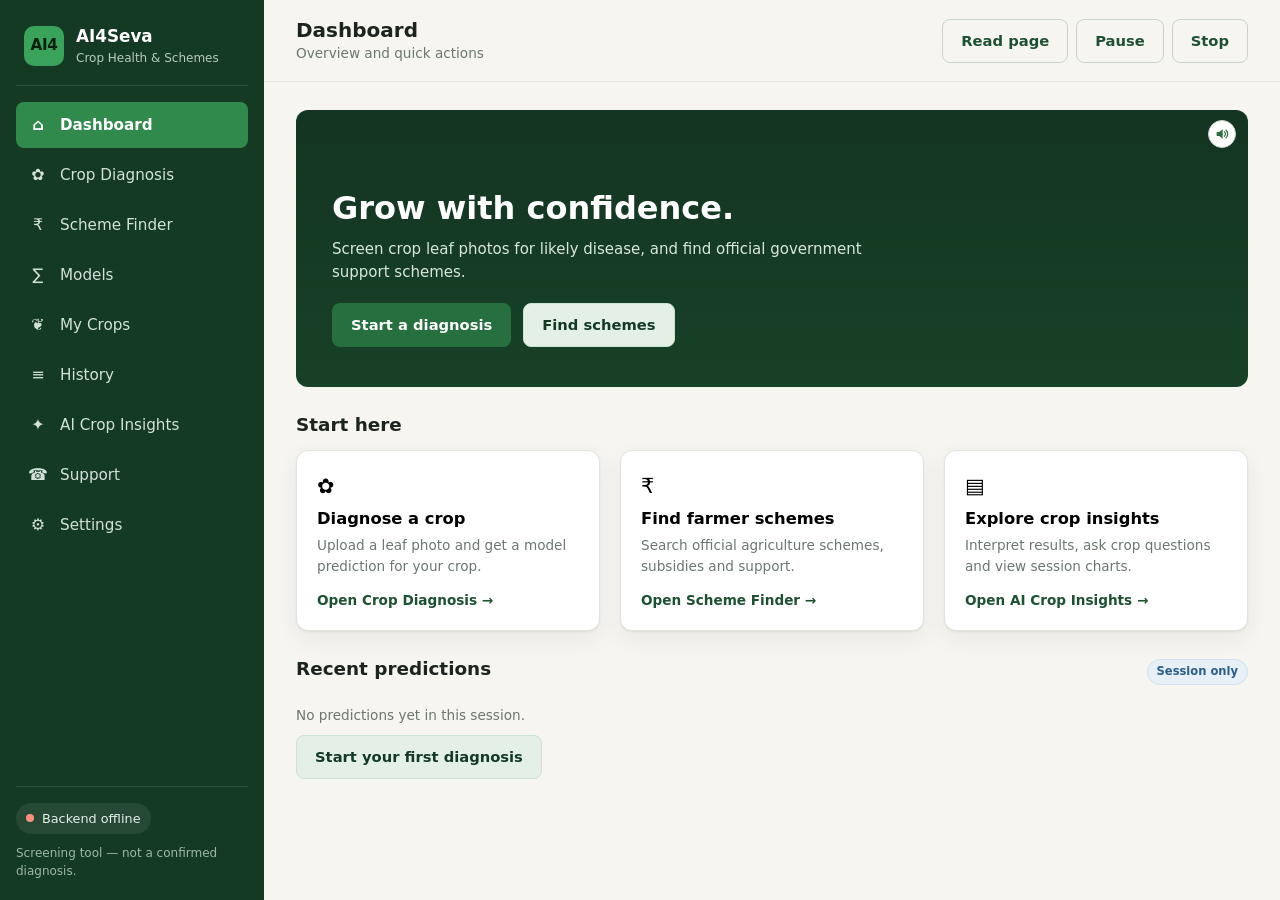
<file: frontend_app/index.html>
<!DOCTYPE html>
<html lang="en">
<head>
  <meta charset="UTF-8" />
  <meta name="viewport" content="width=device-width, initial-scale=1.0" />
  <title>AI4Seva — Crop Health &amp; Farmer Schemes</title>
  <meta name="description" content="AI4Seva frontend: crop leaf disease screening and farmer scheme finder." />
  <link rel="stylesheet" href="styles.css" />
</head>
<body>
  <a class="skip-link" href="#main-content">Skip to main content</a>

  <div class="app-shell" id="appShell">
    <aside class="sidebar" id="sidebar" aria-label="Primary navigation">
      <div class="sidebar__brand">
        <span class="brand__mark" aria-hidden="true">AI4</span>
        <span class="brand__text">
          <strong>AI4Seva</strong>
          <small>Crop Health &amp; Schemes</small>
        </span>
      </div>

      <nav class="sidebar__nav" aria-label="Sections">
        <button class="nav-item is-active" type="button" data-view="dashboard" aria-current="page">
          <span class="nav-item__icon" aria-hidden="true">⌂</span><span>Dashboard</span>
        </button>
        <button class="nav-item" type="button" data-view="diagnosis">
          <span class="nav-item__icon" aria-hidden="true">✿</span><span>Crop Diagnosis</span>
        </button>
        <button class="nav-item" type="button" data-view="schemes">
          <span class="nav-item__icon" aria-hidden="true">₹</span><span>Scheme Finder</span>
        </button>
        <button class="nav-item" type="button" data-view="models">
          <span class="nav-item__icon" aria-hidden="true">∑</span><span>Models</span>
        </button>
        <button class="nav-item" type="button" data-view="crops">
          <span class="nav-item__icon" aria-hidden="true">❦</span><span>My Crops</span>
        </button>
        <button class="nav-item" type="button" data-view="history">
          <span class="nav-item__icon" aria-hidden="true">≡</span><span>History</span>
        </button>
        <button class="nav-item" type="button" data-view="insights">
          <span class="nav-item__icon" aria-hidden="true">✦</span><span>AI Crop Insights</span>
        </button>
        <button class="nav-item" type="button" data-view="support">
          <span class="nav-item__icon" aria-hidden="true">☎</span><span>Support</span>
        </button>
        <button class="nav-item" type="button" data-view="settings">
          <span class="nav-item__icon" aria-hidden="true">⚙</span><span>Settings</span>
        </button>
      </nav>

      <div class="sidebar__footer">
        <div class="status-pill" id="healthPill" role="status" aria-live="polite">
          <span class="status-dot" aria-hidden="true"></span>
          <span class="status-text" id="healthText">Checking backend…</span>
        </div>
        <p class="sidebar__note">Screening tool — not a confirmed diagnosis.</p>
      </div>
    </aside>

    <div class="overlay" id="overlay" hidden></div>

    <div class="content">
      <header class="topbar">
        <button class="menu-btn" id="menuToggle" type="button" aria-controls="sidebar" aria-expanded="false" aria-label="Open navigation menu">
          <span aria-hidden="true">☰</span>
        </button>
        <div class="topbar__title">
          <h1 id="viewTitle">Dashboard</h1>
          <p id="viewSubtitle">Overview and quick actions</p>
        </div>
        <div class="topbar__voice">
          <span class="tts-status" id="ttsStatus" role="status" aria-live="polite" hidden></span>
          <button class="btn btn-ghost" id="readPageBtn" type="button" title="Read all visible content in the current view aloud using the browser voice">Read page</button>
          <button class="btn btn-ghost" id="ttsPauseBtn" type="button" hidden>Pause</button>
          <button class="btn btn-ghost" id="ttsStopBtn" type="button" hidden>Stop</button>
        </div>
      </header>

      <main class="main" id="main-content">

        <!-- DASHBOARD -->
        <section class="view is-active" id="view-dashboard" aria-labelledby="viewTitle">
          <div class="hero">
            <div class="hero__inner">
              <h2>Grow with confidence.</h2>
              <p>Screen crop leaf photos for likely disease, and find official government support schemes.</p>
              <div class="hero__actions">
                <button class="btn btn-primary" type="button" data-goto="diagnosis">Start a diagnosis</button>
                <button class="btn btn-secondary" type="button" data-goto="schemes">Find schemes</button>
              </div>
            </div>
          </div>

          <div class="section-head">
            <h3>Start here</h3>
          </div>
          <div class="grid grid-3">
            <button class="action-card" type="button" data-goto="diagnosis">
              <span class="action-card__icon" aria-hidden="true">✿</span>
              <span class="action-card__label">Diagnose a crop</span>
              <span class="action-card__desc">Upload a leaf photo and get a model prediction for your crop.</span>
              <span class="action-card__cta">Open Crop Diagnosis <span aria-hidden="true">→</span></span>
            </button>
            <button class="action-card" type="button" data-goto="schemes">
              <span class="action-card__icon" aria-hidden="true">₹</span>
              <span class="action-card__label">Find farmer schemes</span>
              <span class="action-card__desc">Search official agriculture schemes, subsidies and support.</span>
              <span class="action-card__cta">Open Scheme Finder <span aria-hidden="true">→</span></span>
            </button>
            <button class="action-card" type="button" data-goto="insights">
              <span class="action-card__icon" aria-hidden="true">▤</span>
              <span class="action-card__label">Explore crop insights</span>
              <span class="action-card__desc">Interpret results, ask crop questions and view session charts.</span>
              <span class="action-card__cta">Open AI Crop Insights <span aria-hidden="true">→</span></span>
            </button>
          </div>

          <div class="section-head">
            <h3>Recent predictions</h3>
            <span class="badge badge-local">Session only</span>
          </div>
          <div id="dashRecentSummary" class="stack"></div>
        </section>

        <!-- DIAGNOSIS -->
        <section class="view" id="view-diagnosis" aria-labelledby="viewTitle" hidden>
          <div class="grid grid-2 grid--form">
            <article class="card">
              <h3 class="card__title">Upload a leaf photo</h3>
              <p class="muted-sm">Use a clear, well-lit photo of a single leaf. The backend validates the image.</p>

              <form id="diagnosisForm" novalidate>
                <div class="field">
                  <label for="diagnosisCrop">Crop</label>
                  <select id="diagnosisCrop" name="crop" required>
                    <option value="">Select a crop…</option>
                  </select>
                </div>

                <div class="field">
                  <span class="field__label" id="leafInputLabel">Leaf image</span>
                  <div class="capture-actions" role="group" aria-labelledby="leafInputLabel">
                    <button class="btn btn-secondary" id="takePhotoBtn" type="button" title="Open the device camera to take a new photo">Take a photo</button>
                    <button class="btn btn-secondary" id="uploadPhotoBtn" type="button" title="Choose an existing image file">Upload an image</button>
                  </div>
                  <input id="leafCamera" name="fileCamera" type="file" accept="image/*" capture="environment" hidden />
                  <input id="leafUpload" name="file" type="file" accept="image/jpeg,image/png,image/bmp,image/webp,image/tiff" hidden />
                  <p class="field__hint">Opening the camera depends on your device and browser; on desktop use “Upload an image”. JPEG, PNG, BMP, WEBP or TIFF. Maximum 8 MB.</p>
                </div>

                <div class="preview" id="previewWrap" hidden>
                  <img id="previewImg" class="preview__img" alt="Preview of the selected leaf photo" />
                  <div class="preview__meta" id="previewMeta"></div>
                </div>

                <div class="form-status" id="diagnosisStatus" role="status" aria-live="polite" hidden></div>

                <div class="form-actions">
                  <button class="btn btn-primary" id="analyzeBtn" type="submit">Analyze leaf</button>
                  <button class="btn btn-ghost" id="resetDiagnosisBtn" type="button" hidden>Analyze another</button>
                </div>
              </form>
            </article>

            <article class="card" id="resultCard">
              <h3 class="card__title">Prediction</h3>
              <div id="resultEmpty" class="empty-state">
                <p>No prediction yet.</p>
                <p class="muted-sm">Select a crop and an image, then choose “Analyze leaf”.</p>
              </div>
              <div id="resultBody" hidden></div>
            </article>
          </div>

          <article class="card card--spaced">
            <h3 class="card__title">Voice note transcription <span class="badge badge-aux">Backend</span></h3>
            <p class="muted-sm">Record a short voice note, or upload an audio clip, and read it back as text. Microphone access is requested only when you press Record. Transcription uses the backend's Whisper model; the optional language is a hint and support depends on that model.</p>

            <div class="grid grid-2">
              <div class="field">
                <label for="transcribeLanguage">Language hint (optional)</label>
                <select id="transcribeLanguage">
                  <option value="">Auto-detect</option>
                  <option value="en">English (en)</option>
                  <option value="hi">Hindi (hi)</option>
                  <option value="bn">Bengali (bn)</option>
                  <option value="ta">Tamil (ta)</option>
                  <option value="te">Telugu (te)</option>
                  <option value="mr">Marathi (mr)</option>
                  <option value="ml">Malayalam (ml)</option>
                  <option value="gu">Gujarati (gu)</option>
                </select>
              </div>
              <div class="field">
                <label for="transcribeFile">Audio file (alternative to mic)</label>
                <input id="transcribeFile" type="file" accept="audio/*,video/mp4,video/webm" />
                <p class="field__hint">wav, mp3, m4a, ogg, webm, flac. Maximum 25 MB.</p>
              </div>
            </div>

            <div class="form-actions">
              <button class="btn btn-secondary" id="recordBtn" type="button">Record</button>
              <button class="btn btn-ghost" id="stopRecordBtn" type="button" hidden>Stop &amp; transcribe</button>
            </div>
            <div class="form-status" id="transcribeStatus" role="status" aria-live="polite" hidden></div>
            <div class="transcript" id="transcriptOut" hidden></div>
          </article>
        </section>

        <!-- SCHEMES -->
        <section class="view" id="view-schemes" aria-labelledby="viewTitle" hidden>
          <article class="card">
            <h3 class="card__title">Farmer scheme finder</h3>
            <p class="muted-sm">Search official agriculture schemes and resources. A verified domain does <strong>not</strong> confirm eligibility or that a scheme is currently open.</p>

            <form id="schemeForm" class="scheme-form" novalidate>
              <div class="grid grid-2">
                <div class="field field--full">
                  <span class="field__label" id="schemeModeLabel">Search mode</span>
                  <div class="segmented" role="radiogroup" aria-labelledby="schemeModeLabel">
                    <label class="segmented__option">
                      <input type="radio" name="schemeMode" id="schemeModeTopic" value="topic" checked />
                      <span>Choose a topic</span>
                    </label>
                    <label class="segmented__option">
                      <input type="radio" name="schemeMode" id="schemeModeCustom" value="custom" />
                      <span>Write your own</span>
                    </label>
                  </div>
                </div>
                <div class="field" id="schemeTopicField">
                  <label for="schemeTopic">Topic</label>
                  <select id="schemeTopic" name="topic">
                    <option value="seed subsidy">Seed subsidy</option>
                    <option value="fertilizer support">Fertilizer support</option>
                    <option value="crop insurance">Crop insurance</option>
                    <option value="agricultural credit">Agricultural credit</option>
                    <option value="irrigation support">Irrigation support</option>
                    <option value="farm machinery">Farm machinery</option>
                    <option value="market support">Market support</option>
                    <option value="farmer training">Training</option>
                    <option value="pest and disease support">Pest and disease support</option>
                  </select>
                  <p class="field__hint">Ready-made search phrases — not confirmed or currently active schemes.</p>
                </div>
                <div class="field" id="schemeQueryField" hidden>
                  <label for="schemeQuery">Search text (optional)</label>
                  <input id="schemeQuery" name="q" type="text" placeholder="e.g. seed subsidy" autocomplete="off" />
                </div>
                <div class="field">
                  <label for="schemeCrop">Crop (optional)</label>
                  <select id="schemeCrop" name="crop">
                    <option value="">Any crop</option>
                  </select>
                </div>
                <div class="field">
                  <label for="schemeNeed">Support need (optional)</label>
                  <select id="schemeNeed" name="need">
                    <option value="">Any need</option>
                    <option value="seeds">Seeds</option>
                    <option value="fertilizer">Fertilizer</option>
                    <option value="credit">Credit / loan</option>
                    <option value="insurance">Insurance</option>
                    <option value="irrigation">Irrigation</option>
                    <option value="machinery">Machinery</option>
                    <option value="market">Market access</option>
                    <option value="training">Training</option>
                    <option value="pest_disease">Pest / disease support</option>
                    <option value="general">General farmer welfare</option>
                  </select>
                </div>
                <div class="field">
                  <label for="schemeDistrict">District (optional)</label>
                  <input id="schemeDistrict" name="district" type="text" placeholder="e.g. Imphal West" autocomplete="off" />
                </div>
                <div class="field">
                  <label for="schemeLimit">Max results</label>
                  <select id="schemeLimit" name="limit">
                    <option value="5" selected>5</option>
                    <option value="10">10</option>
                    <option value="15">15</option>
                    <option value="20">20</option>
                  </select>
                </div>
                <div class="field">
                  <label for="schemeLanguage">Language (optional)</label>
                  <select id="schemeLanguage" name="language">
                    <option value="">Default (en)</option>
                    <option value="en">English (en)</option>
                    <option value="hi">Hindi (hi)</option>
                    <option value="bn">Bengali (bn)</option>
                    <option value="ta">Tamil (ta)</option>
                    <option value="te">Telugu (te)</option>
                    <option value="mr">Marathi (mr)</option>
                  </select>
                  <p class="field__hint">Recorded with the query; results are not translated.</p>
                </div>
              </div>
              <div class="form-actions">
                <button class="btn btn-primary" id="schemeSearchBtn" type="submit">Search schemes</button>
                <button class="btn btn-ghost" id="schemeClearBtn" type="button">Clear</button>
              </div>
            </form>
          </article>

          <div class="section-head">
            <h3>Results</h3>
            <span class="muted-sm" id="schemeRetrieved"></span>
          </div>
          <p class="muted-sm" id="schemeSummary" hidden></p>
          <div class="form-status" id="schemeStatus" role="status" aria-live="polite" hidden></div>
          <div id="schemeResults" class="stack"></div>
        </section>

        <!-- MODELS -->
        <section class="view" id="view-models" aria-labelledby="viewTitle" hidden>
          <article class="card">
            <div class="card__head">
              <h3 class="card__title">Model dashboard</h3>
              <button class="btn btn-ghost" id="reloadModelsBtn" type="button">Reload</button>
            </div>
            <p class="muted-sm">Capabilities and evaluation metrics reported by the backend. Baseline metrics are <strong>provider-reported</strong> and fine-tuned metrics are <strong>training-reported</strong> — neither is reproduced locally. Panels are shown for inspection; values from different models are <strong>not</strong> a head-to-head ranking.</p>
            <div class="form-status" id="modelsStatus" role="status" aria-live="polite" hidden></div>
            <div id="modelsList" class="stack"></div>
          </article>

          <article class="card card--spaced">
            <h3 class="card__title">Class sets by crop</h3>
            <p class="muted-sm">Baseline and fine-tuned models can use different class sets. A live side-by-side prediction is only meaningful when the class sets align.</p>
            <div class="field">
              <label for="comparisonCrop">Crop</label>
              <select id="comparisonCrop">
                <option value="">Select a crop…</option>
              </select>
            </div>
            <div class="form-status" id="comparisonStatus" role="status" aria-live="polite" hidden></div>
            <div id="comparisonBody" class="stack"></div>
          </article>
        </section>

        <!-- MY CROPS -->
        <section class="view" id="view-crops" aria-labelledby="viewTitle" hidden>
          <article class="card">
            <div class="card__head">
              <h3 class="card__title">My Crops</h3>
              <span class="badge badge-local">Local demo · this session</span>
            </div>
            <p class="muted-sm">This list lives only in this browser tab. It is <strong>not</strong> saved to a server and does not sync across devices.</p>
            <form id="cropForm" class="inline-form" novalidate>
              <div class="field">
                <label for="cropNameInput">Add a crop</label>
                <input id="cropNameInput" type="text" placeholder="e.g. Rice — field 2" autocomplete="off" />
              </div>
              <button class="btn btn-secondary" type="submit">Add</button>
            </form>
            <div id="cropList" class="stack"></div>
          </article>
        </section>

        <!-- HISTORY -->
        <section class="view" id="view-history" aria-labelledby="viewTitle" hidden>
          <article class="card">
            <div class="card__head">
              <h3 class="card__title">Prediction history</h3>
              <span class="badge badge-local">Local demo · this session</span>
            </div>
            <p class="muted-sm">Only predictions you run in this tab appear here. History is not stored on the backend.</p>
            <div class="form-actions">
              <button class="btn btn-ghost" id="clearHistoryBtn" type="button">Clear history</button>
            </div>
            <div id="historyList" class="stack"></div>
          </article>
        </section>

        <!-- AI CROP INSIGHTS -->
        <section class="view" id="view-insights" aria-labelledby="viewTitle" hidden>
          <div class="grid grid-2 grid--form">
            <article class="card">
              <div class="card__head">
                <h3 class="card__title">Crop insights session</h3>
                <span class="badge badge-local">Session only</span>
              </div>
              <p class="muted-sm">This workspace keeps one conversation for one crop while you keep exploring. It lives in this browser tab only — nothing is saved to a server or an account.</p>

              <div class="field">
                <label for="insightCrop">Crop for this session</label>
                <select id="insightCrop">
                  <option value="">Select a crop…</option>
                </select>
              </div>
              <p class="session-meta" id="insightSessionMeta">No active session yet. Choose a crop to begin.</p>

              <div class="form-status is-info" id="insightAINotice" role="note">
                Answers come from the backend's AI crop Q&amp;A endpoint (<code>POST /insights/ask</code>). Whether it is available depends on the server operator's configuration and API key — if it is off you will see a clear message here. Your question is sent only when you press Ask; nothing is stored on a server.
              </div>

              <div class="transcript transcript--session" id="insightTranscript" aria-live="polite" aria-label="Crop insights conversation">
                <p class="muted-sm">The conversation will appear here.</p>
              </div>

              <form id="insightForm" novalidate>
                <div class="field">
                  <label for="insightTopic">Topic</label>
                  <select id="insightTopic">
                    <option value="disease_symptoms">Disease symptoms</option>
                    <option value="disease_prevention">Disease prevention</option>
                    <option value="crop_care">Crop care</option>
                    <option value="irrigation">Irrigation</option>
                    <option value="nutrients">Nutrients</option>
                    <option value="prediction_interpretation">Interpreting a prediction</option>
                  </select>
                </div>
                <div class="field">
                  <label for="insightQuestion">Your question</label>
                  <input id="insightQuestion" type="text" placeholder="e.g. What causes yellowing leaves?" autocomplete="off" />
                </div>
                <div class="form-actions">
                  <button class="btn btn-primary" id="insightAskBtn" type="submit">Ask</button>
                  <button class="btn btn-ghost" id="insightClearBtn" type="button">Clear session</button>
                </div>
              </form>
              <div class="form-status" id="insightStatus" role="status" aria-live="polite" hidden></div>
            </article>

            <article class="card">
              <h3 class="card__title">Interpret an existing prediction <span class="badge badge-aux">Backend</span></h3>
              <p class="muted-sm">Uses your most recent diagnosis from this session and the backend's <code>/speech/response</code> endpoint to produce a cautious, farmer-friendly sentence. This is a prediction summary — not a general AI chat answer. It is added to the conversation above.</p>
              <div class="form-actions">
                <button class="btn btn-secondary" id="insightSummarizeBtn" type="button">Generate summary</button>
              </div>
              <div class="form-status" id="insightSummaryStatus" role="status" aria-live="polite" hidden></div>
              <div class="transcript" id="insightSummaryOut" hidden></div>
            </article>
          </div>

          <article class="card card--spaced">
            <div class="card__head">
              <h3 class="card__title">Charts</h3>
              <span class="muted-sm" id="chartSessionHint"></span>
            </div>
            <p class="muted-sm">Every chart below is built from real backend data and stays available while you explore. No prevalence, outbreak, trend or yield data is invented.</p>
            <div class="chart-controls">
              <div class="field">
                <label for="chartType">Chart</label>
                <select id="chartType">
                  <option value="diagnosis">Diagnosis probabilities</option>
                  <option value="models">Model class counts</option>
                  <option value="classsets">Class-set overlap</option>
                </select>
              </div>
              <div class="field" id="chartCropField" hidden>
                <label for="chartCrop">Crop</label>
                <select id="chartCrop">
                  <option value="">Select a crop…</option>
                </select>
              </div>
              <div class="field field--action">
                <button class="btn btn-secondary" id="chartRenderBtn" type="button">Update chart</button>
              </div>
            </div>
            <div class="form-status" id="chartStatus" role="status" aria-live="polite" hidden></div>
            <figure class="chart" id="chartFigure" hidden>
              <figcaption id="chartTitle"></figcaption>
              <div id="chartArea" class="chart__area"></div>
              <p class="chart-caption" id="chartCaption"></p>
            </figure>
            <div id="chartEmpty" class="empty-state">
              <p>Choose a chart and select “Update chart”.</p>
              <p class="muted-sm">The diagnosis chart needs a prediction from the Crop Diagnosis section in this session.</p>
            </div>
          </article>
        </section>



        <!-- SUPPORT -->
        <section class="view" id="view-support" aria-labelledby="viewTitle" hidden>
          <div class="grid grid-2">
            <article class="card">
              <h3 class="card__title">Get help</h3>
              <ul class="bullets">
                <li>Contact your local Krishi Vigyan Kendra or agriculture extension officer.</li>
                <li>For scheme help, visit your Block Agriculture Office with land documents.</li>
                <li>For app issues, note the error message shown and the time it occurred.</li>
              </ul>
            </article>
            <article class="card">
              <h3 class="card__title">Report a problem</h3>
              <p class="muted-sm">Feedback is not yet sent to a server in this build. Please share issues with your project operator.</p>
              <div class="field">
                <label for="feedbackText">Describe the issue (local only)</label>
                <textarea id="feedbackText" rows="4" placeholder="What went wrong?"></textarea>
              </div>
              <div class="form-actions">
                <button class="btn btn-secondary" id="feedbackBtn" type="button">Copy to clipboard</button>
              </div>
              <div class="form-status" id="feedbackStatus" role="status" aria-live="polite" hidden></div>
            </article>
          </div>
        </section>

        <!-- SETTINGS -->
        <section class="view" id="view-settings" aria-labelledby="viewTitle" hidden>
          <div class="grid grid-2">
            <article class="card">
              <h3 class="card__title">Voice</h3>
              <div class="setting-row">
                <label class="switch">
                  <input type="checkbox" id="voiceToggle" />
                  <span class="switch__track" aria-hidden="true"><span class="switch__thumb"></span></span>
                  <span class="switch__label">Voice output</span>
                </label>
              </div>
              <p class="muted-sm">Voice output is only started by you — it never plays on its own. Prediction summaries read when you press <strong>Listen to result</strong> (backend voice <code>/speech/speak</code>, WAV, with a browser fallback). Turning voice off cancels any backend playback and the page reader.</p>
              <p class="muted-sm">The <strong>Read page</strong> button in the top bar uses the browser's own speech synthesis (not the backend) to read the whole active page when you click it, with Pause/Resume and Stop. Each card, chart and result also has its own speaker button to read just that section.</p>
              <p class="muted-sm">A small speaker button on each card, chart and insight turn (<strong>Read this section aloud</strong>) reads only that section. Pause/Resume and Stop apply to whichever reading is active.</p>
              <div class="form-actions">
                <button class="btn btn-ghost" id="stopSpeechBtn" type="button">Stop audio</button>
              </div>
            </article>

            <article class="card">
              <h3 class="card__title">Backend connection</h3>
              <div class="kv"><span class="kv__k">API base URL</span><span class="kv__v" id="apiBaseDisplay">—</span></div>
              <div class="kv"><span class="kv__k">Source</span><span class="kv__v" id="apiBaseSource">—</span></div>
              <p class="muted-sm">Set <code>window.CROPSATHI_API_BASE_URL</code> before <code>app.js</code> loads to override the default <code>http://127.0.0.1:8000</code>.</p>
              <div class="form-actions">
                <button class="btn btn-secondary" id="recheckHealthBtn" type="button">Re-check backend</button>
              </div>
            </article>

            <article class="card">
              <h3 class="card__title">Local data</h3>
              <p class="muted-sm">Session crops and history are held in memory only. Clearing removes them for this tab.</p>
              <div class="form-actions">
                <button class="btn btn-ghost" id="clearSessionBtn" type="button">Clear session data</button>
              </div>
            </article>

            <article class="card">
              <h3 class="card__title">About</h3>
              <p class="muted-sm">AI4Seva screens crop leaf images and searches government agriculture schemes. Predictions are model outputs, not confirmed diagnoses. Scheme results do not establish eligibility.</p>
            </article>
          </div>
        </section>

      </main>
    </div>
  </div>

  <script src="app.js"></script>
</body>
</html>
</file>
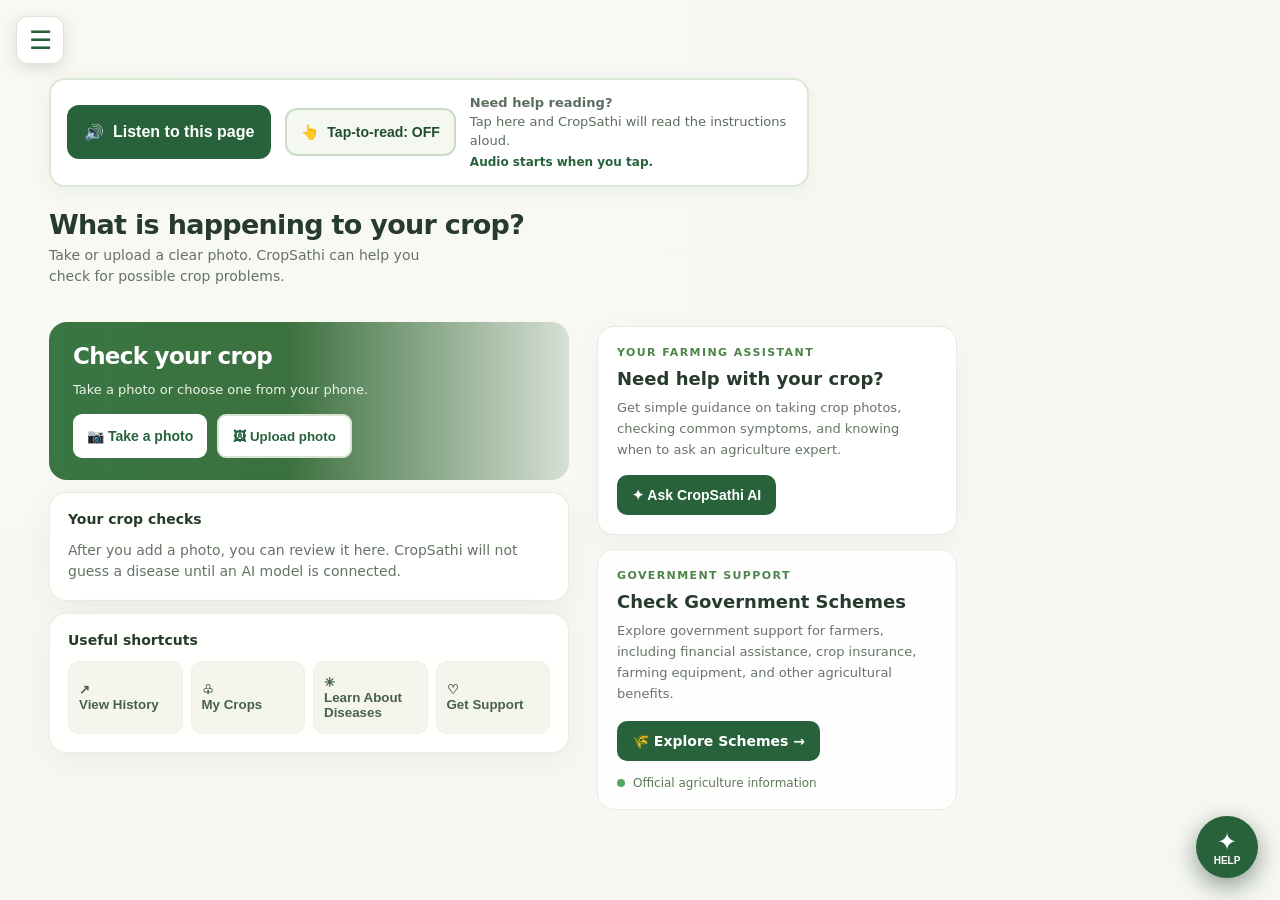
<file: frontend_rf/CropSathi_Sliding_Sidebar_WORKING.html>
<!DOCTYPE html>
<html lang="en">
<head>
<meta charset="UTF-8"><meta name="viewport" content="width=device-width, initial-scale=1.0">
<title>CropSathi — Your Crop Health Companion</title>
<style>
:root{--green:#28623b;--green2:#43864a;--pale:#eff3e8;--ink:#263b2d;--muted:#758075;--gold:#f6d778}
*{box-sizing:border-box}body{margin:0;font-family:Inter,ui-sans-serif,system-ui,-apple-system,"Segoe UI",sans-serif;color:var(--ink);background:#f7f8f3}
.app{min-height:100vh;display:grid;grid-template-columns:220px 1fr}.sidebar{background:#eef2e7;padding:28px 18px;display:flex;flex-direction:column;gap:25px;border-right:1px solid #e1e6da}.brand{font-weight:850;font-size:22px;letter-spacing:-.8px}.tagline{font-size:12px;color:#697565;margin-top:5px}.nav{display:grid;gap:7px}.nav button{border:0;background:transparent;text-align:left;padding:12px 14px;border-radius:10px;color:#4f5a50;font-size:15px;cursor:pointer}.nav button.active,.nav button:hover{background:#4a9148;color:white}.side-bottom{margin-top:auto;font-size:12px;color:#879080;line-height:1.6}
main{min-width:0;position:relative;overflow:hidden}.hero-bg{position:absolute;inset:0 0 auto 0;height:530px;background:linear-gradient(90deg,rgba(248,249,243,.96) 0%,rgba(248,249,243,.87) 39%,rgba(248,249,243,.12) 100%),url('https\://images.unsplash.com/photo-1518977676601-b53f82aba655?auto=format&fit=crop&w=1800&q=85') center/cover;z-index:0}.content{position:relative;z-index:1;max-width:1250px;padding:34px 34px 42px;margin:auto}.welcome{display:flex;align-items:center;gap:14px;flex-wrap:wrap}.welcome h1{font-size:27px;letter-spacing:-.7px;margin:0 0 5px;font-weight:800}.welcome p{font-size:14px;color:#657268;margin:0;max-width:400px;line-height:1.5}.tts-card{display:flex;align-items:center;gap:14px;flex-wrap:wrap;background:#fff;border:2px solid #dbe8d5;border-radius:16px;padding:14px 16px;max-width:760px;box-shadow:0 5px 20px #243b2410;margin-bottom:22px}.tts-button{display:flex;align-items:center;justify-content:center;gap:9px;background:#28623b;color:white;border:0;border-radius:12px;padding:14px 17px;min-height:54px;font-weight:800;font-size:16px;cursor:pointer;white-space:nowrap}.tts-button:focus-visible,.ai-fab:focus-visible,button:focus-visible{outline:3px solid #f0bf45;outline-offset:3px}.tts-copy{font-size:13px;line-height:1.45;color:#5c6c5d;flex:1;min-width:170px}.tts-toggle{display:flex;align-items:center;gap:9px;border:2px solid #cbdcc5;background:#f4f8f0;color:#214d2d;border-radius:12px;padding:12px 14px;min-height:48px;font-weight:800;font-size:14px;cursor:pointer}.tts-toggle[aria-pressed='true']{background:#f6d778;border-color:#9d7a18;color:#243b2d}.tts-toggle:focus-visible{outline:3px solid #f0bf45;outline-offset:3px}.click-read-on{cursor:help;outline:2px dashed #a7c997;outline-offset:2px}.click-read-on:focus{outline:3px solid #f0bf45}.tts-status{font-size:12px;color:#28623b;margin-top:3px;font-weight:700}.feature-actions{display:flex;gap:10px;flex-wrap:wrap;margin-top:14px}.feature-actions .primary{font-size:14px;min-height:44px}.secondary{border:2px solid #d8e5d2;border-radius:9px;background:#fff;color:#28623b;font-weight:800;padding:10px 14px;cursor:pointer}.ai-fab{position:fixed;right:22px;bottom:22px;z-index:20;border:0;border-radius:999px;background:#28623b;color:white;box-shadow:0 8px 25px #1d3b2780;width:62px;height:62px;display:flex;align-items:center;justify-content:center;flex-direction:column;cursor:pointer;font-size:24px}.ai-fab span{font-size:10px;font-weight:800;line-height:1}.ai-panel{display:none;position:fixed;right:22px;bottom:94px;width:min(340px,calc(100vw - 32px));z-index:21;background:#fff;border:1px solid #dfe7d9;border-radius:18px;box-shadow:0 16px 45px #14251530;padding:18px}.ai-panel.open{display:block}.ai-panel h3{margin:0 0 6px}.ai-panel p{font-size:13px;line-height:1.5;color:#687568}.ai-choices{display:grid;gap:8px}.ai-choices button{border:1px solid #dce7d5;background:#f5f8f1;border-radius:10px;padding:11px;text-align:left;color:#284b30;font-weight:700;cursor:pointer}.ai-answer{display:none;margin-top:12px;padding:12px;background:#edf5e8;border-radius:10px;font-size:13px;line-height:1.5}.layout{display:grid;grid-template-columns:minmax(330px,520px) minmax(200px,1fr);gap:28px;margin-top:35px}.left-col{min-width:0}.scan-card{height:158px;border-radius:18px;overflow:hidden;background:linear-gradient(90deg,#397643 0%,rgba(48,104,52,.94) 46%,rgba(30,78,37,.15) 100%),url('https\://images.unsplash.com/photo-1518977676601-b53f82aba655?auto=format&fit=crop&w=900&q=80') center/cover;color:white;padding:22px 24px;display:flex;align-items:center}.scan-copy{max-width:300px}.scan-card h2{font-size:23px;line-height:1.1;letter-spacing:-.7px;margin:0 0 12px}.scan-card p{font-size:13px;line-height:1.45;margin:0 0 14px;color:#eef5e9}.primary{border:0;border-radius:9px;background:white;color:#28623b;font-weight:750;padding:10px 14px;cursor:pointer}.panel{background:rgba(255,255,255,.91);backdrop-filter:blur(12px);border:1px solid rgba(227,232,220,.8);border-radius:17px;padding:18px;margin-top:12px;box-shadow:0 8px 30px #344b2910}.panel-title{font-size:14px;font-weight:800;margin:0 0 13px}.diagnosis{display:flex;align-items:center;gap:13px}.thumb{width:58px;height:58px;border-radius:10px;object-fit:cover}.diagnosis-info{flex:1}.diagnosis-info strong{display:block;font-size:16px}.confidence{font-size:13px;color:#52824a;font-weight:700;margin-top:3px}.severity{background:#f7dc83;color:#594b1e;padding:6px 10px;border-radius:7px;font-size:12px;font-weight:800}.useful{display:grid;grid-template-columns:repeat(4,1fr);gap:8px}.useful button{border:1px solid #edf0e7;background:#f4f6ed;border-radius:11px;padding:13px 10px;text-align:left;font-weight:700;color:#486147;cursor:pointer;min-height:68px}.useful button:hover{background:#e4edda}.right-col{padding-top:4px;display:flex;flex-direction:column;gap:14px}.tip{margin-top:0;background:rgba(255,255,255,.9);border-radius:17px;padding:19px;border:1px solid #e8ebdf;max-width:360px}.ai-help-card{background:#fff;border:1px solid #e4eadf;border-radius:17px;padding:19px;max-width:360px;box-shadow:0 8px 25px #344b290c}.ai-help-card .eyebrow{font-size:11px;text-transform:uppercase;letter-spacing:1.4px;color:#4d8448;font-weight:850}.ai-help-card h3{font-size:18px;margin:9px 0}.ai-help-card p{font-size:13px;line-height:1.6;color:#677466;margin:0}.ai-help-button{display:inline-block;margin-top:15px;border:0;border-radius:10px;background:#28623b;color:#fff;text-decoration:none;font-weight:800;font-size:14px;padding:12px 15px;cursor:pointer}.ai-help-button:hover,.ai-help-button:focus{background:#1d4f30}.ai-help-button:focus-visible{outline:3px solid #f0bf45;outline-offset:3px}.tip .eyebrow{font-size:11px;text-transform:uppercase;letter-spacing:1.4px;color:#4d8448;font-weight:850}.tip h3{font-size:18px;margin:9px 0}.tip p{font-size:13px;line-height:1.6;color:#677466;margin:0}.scheme-button{display:inline-block;margin-top:16px;background:#28623b;color:#fff;text-decoration:none;font-weight:800;font-size:14px;padding:12px 15px;border-radius:10px}.scheme-button:hover,.scheme-button:focus{background:#1d4f30}.scheme-button:focus-visible{outline:3px solid #f0bf45;outline-offset:3px}.status{display:flex;align-items:center;gap:8px;font-size:12px;color:#5d7858;margin-top:15px}.dot{width:8px;height:8px;border-radius:50%;background:#5aa75c}
.section-view{display:none}.section-view.show{display:block}.dashboard.show{display:block}.section-heading{font-size:27px;margin:0 0 8px}.sub{color:#758075;font-size:14px;margin:0 0 24px}.stats{display:grid;grid-template-columns:repeat(3,1fr);gap:12px;margin:24px 0}.stat{background:white;border:1px solid #e8ebdf;border-radius:14px;padding:18px}.stat span{font-size:12px;color:#758075}.stat strong{display:block;font-size:25px;margin-top:8px}.crop-grid{display:grid;grid-template-columns:repeat(2,minmax(0,1fr));gap:14px}.crop{background:white;border:1px solid #e8ebdf;border-radius:14px;padding:18px}.crop h3{margin:0 0 7px}.crop p{color:#71806f;font-size:13px;line-height:1.5}.pill{display:inline-block;padding:5px 9px;border-radius:99px;background:#e5f1df;color:#477747;font-size:11px;font-weight:800}.history-item{padding:15px 0;border-bottom:1px solid #e9ece4;display:flex;justify-content:space-between;gap:15px}.history-item small{display:block;color:#7a8578;margin-top:5px}
.modal{display:none;position:fixed;inset:0;background:#1727198a;z-index:10;align-items:center;justify-content:center;padding:18px}.modal.open{display:flex}.dialog{width:min(500px,100%);background:#fff;border-radius:20px;padding:25px;box-shadow:0 20px 70px #0003}.dialog h2{margin:0 0 8px}.dialog p{font-size:14px;color:#697668;line-height:1.5}.close{float:right;border:0;background:#edf2e8;border-radius:8px;padding:7px 10px;cursor:pointer}.upload{border:2px dashed #bdd0b6;border-radius:14px;padding:28px;text-align:center;background:#f7faf3;margin:18px 0}.upload input{max-width:100%;margin-top:12px}.result{display:none;background:#edf5e7;border-radius:12px;padding:14px;margin-top:14px;font-size:14px;line-height:1.5}
@media(max-width:900px){.app{grid-template-columns:180px 1fr}.content{padding:24px 22px}.layout{grid-template-columns:1fr}.hero-bg{height:520px}.right-col{display:none}.scan-card{max-width:550px}}
@media(max-width:600px){.app{display:block}.sidebar{padding:14px;gap:12px;border-right:0;border-bottom:1px solid #dfe5d8}.brand{font-size:20px}.tagline,.side-bottom{display:none}.nav{display:flex;overflow:auto;gap:5px}.nav button{white-space:nowrap;padding:9px 12px;font-size:13px}.content{padding:20px 15px 100px}.welcome h1{font-size:23px}.tts-card{align-items:flex-start;gap:10px;padding:10px;max-width:100%;width:100%}.tts-button{font-size:14px;padding:12px 13px;white-space:normal}.tts-copy{font-size:12px;min-width:0}.tts-toggle{width:100%;justify-content:center}.ai-fab{right:14px;bottom:14px;width:58px;height:58px}.layout{margin-top:24px}.scan-card{height:auto;min-height:175px;padding:20px}.panel{padding:15px}.useful{grid-template-columns:repeat(2,1fr)}.stats{grid-template-columns:1fr}.crop-grid{grid-template-columns:1fr}.diagnosis{gap:9px}.severity{padding:6px 8px}.hero-bg{height:490px}}

/* Functional off-canvas sliding navigation */
.app{display:block!important;min-height:100vh}
.sidebar{position:fixed!important;top:0;left:0;bottom:0;width:260px;max-width:85vw;height:100dvh;overflow-y:auto;z-index:1002;transform:translateX(-105%);transition:transform .28s ease;box-shadow:8px 0 28px rgba(25,50,28,.16);padding:28px 18px!important;border-right:1px solid #dbe4d4!important;border-bottom:0!important}
.sidebar.is-open{transform:translateX(0)}
body.sidebar-open{overflow:hidden}
main{width:100%;min-width:0}
.sidebar-overlay{position:fixed;inset:0;background:rgba(20,35,22,.42);z-index:1000;opacity:0;visibility:hidden;transition:opacity .28s ease,visibility .28s ease}
.sidebar-overlay.is-visible{opacity:1;visibility:visible}
.menu-toggle{position:fixed;left:16px;top:16px;z-index:1003;width:48px;height:48px;border:1px solid #d9e4d3;border-radius:12px;background:#fff;color:#28623b;box-shadow:0 4px 16px rgba(25,50,28,.14);font-size:25px;display:flex;align-items:center;justify-content:center;cursor:pointer}
.menu-toggle:hover{background:#eef5e9}
.menu-toggle:focus-visible,.sidebar button:focus-visible{outline:3px solid #f0bf45;outline-offset:3px}
.content{padding-top:78px}
@media(max-width:600px){.sidebar{padding:22px 16px!important;gap:18px!important}.nav{display:grid!important;overflow:visible!important}.nav button{white-space:normal!important;padding:12px 14px!important;font-size:15px!important}.content{padding:78px 15px 100px!important}}
@media(prefers-reduced-motion:reduce){.sidebar,.sidebar-overlay{transition:none}}


/* Reliable off-canvas sliding navigation */
html, body { min-height: 100%; }
.app { display: block !important; min-height: 100vh; }
.sidebar {
  position: fixed !important;
  top: 0 !important; bottom: 0 !important; left: 0 !important; right: auto !important;
  width: 280px !important; max-width: min(86vw, 320px) !important;
  height: 100vh !important; height: 100dvh !important;
  display: flex !important; flex-direction: column !important;
  overflow-y: auto !important; z-index: 10002 !important;
  transform: translate3d(-110%, 0, 0) !important;
  transition: transform 320ms cubic-bezier(.22,.61,.36,1) !important;
  visibility: hidden !important; pointer-events: none !important;
  box-shadow: 8px 0 28px rgba(25,50,28,.18) !important;
  padding: 28px 18px !important;
  background: #eef2e7 !important;
}
.sidebar.is-open {
  transform: translate3d(0, 0, 0) !important;
  visibility: visible !important; pointer-events: auto !important;
}
.sidebar-overlay {
  position: fixed !important; inset: 0 !important; z-index: 10001 !important;
  background: rgba(20,35,22,.48) !important;
  opacity: 0 !important; visibility: hidden !important; pointer-events: none !important;
  transition: opacity 320ms ease, visibility 320ms ease !important;
}
.sidebar-overlay.is-visible {
  opacity: 1 !important; visibility: visible !important; pointer-events: auto !important;
}
.menu-toggle {
  position: fixed !important; left: 16px !important; top: 16px !important;
  z-index: 10003 !important; width: 48px !important; height: 48px !important;
  display: flex !important; align-items: center !important; justify-content: center !important;
  border: 1px solid #d9e4d3 !important; border-radius: 12px !important;
  background: #fff !important; color: #28623b !important;
  box-shadow: 0 4px 16px rgba(25,50,28,.14) !important;
  font-size: 26px !important; line-height: 1 !important; cursor: pointer !important;
}
body.sidebar-open { overflow: hidden !important; }
.content { padding-top: 78px !important; }
@media (prefers-reduced-motion: reduce) {
  .sidebar, .sidebar-overlay { transition: none !important; }
}

</style></head>
<body>
<button class="menu-toggle" id="menuToggle" type="button" aria-label="Open navigation menu" aria-controls="siteSidebar" aria-expanded="false">☰</button>
<div class="sidebar-overlay" id="sidebarOverlay" aria-hidden="true"></div>
<div class="app">
<aside class="sidebar" id="siteSidebar" aria-label="Main navigation">
<div><div class="brand">🌱 CropSathi</div><div class="tagline">Your Crop Health Companion</div></div>
<nav class="nav" aria-label="Main navigation">
<button class="active" data-page="dashboard">Dashboard</button><button data-page="diagnosis">Diagnosis</button><button data-page="crops">My Crops</button><button data-page="history">History</button><button data-page="knowledge">Knowledge</button><button data-page="support">Support</button><button data-page="settings">Settings</button>
</nav><div class="side-bottom">Growing healthier crops,<br>one leaf at a time. <br><br>CropSathi · Plant care made simpler</div>
</aside>
<main><div class="hero-bg"></div><div class="content">
<section class="section-view dashboard show" id="dashboard">
<div class="tts-card" aria-label="Listen to CropSathi instructions">
<button class="tts-button" id="listenBtn" aria-label="Listen to this page"><span aria-hidden="true">🔊</span> Listen to this page</button>
<button class="tts-toggle" id="tapReadToggle" aria-pressed="false"><span aria-hidden="true">👆</span> Tap-to-read: OFF</button>
<div class="tts-copy"><strong>Need help reading?</strong><br>Tap here and CropSathi will read the instructions aloud.<div class="tts-status" id="ttsStatus" aria-live="polite">Audio starts when you tap.</div></div>
</div>
<header class="welcome"><div><h1>What is happening to your crop?</h1><p>Take or upload a clear photo. CropSathi can help you check for possible crop problems.</p></div></header>
<div class="layout"><div class="left-col">
<div class="scan-card"><div class="scan-copy"><h2>Check your crop</h2><p>Take a photo or choose one from your phone.</p><div class="feature-actions"><button class="primary" id="scanBtn">📷 Take a photo</button><button class="secondary" id="uploadBtn">🖼 Upload photo</button></div></div></div>
<div class="panel"><h3 class="panel-title">Your crop checks</h3><p style="font-size:14px;line-height:1.5;color:#657268;margin:0">After you add a photo, you can review it here. CropSathi will not guess a disease until an AI model is connected.</p></div>
<div class="panel"><h3 class="panel-title">Useful shortcuts</h3><div class="useful"><button data-page="history">↗<br>View History</button><button data-page="crops">♧<br>My Crops</button><button data-page="knowledge">✳<br>Learn About Diseases</button><button data-page="support">♡<br>Get Support</button></div></div>
</div><div class="right-col"><div class="ai-help-card"><div class="eyebrow">Your farming assistant</div><h3>Need help with your crop?</h3><p>Get simple guidance on taking crop photos, checking common symptoms, and knowing when to ask an agriculture expert.</p><button class="ai-help-button" id="openAIFromCard" type="button">✦ Ask CropSathi AI</button></div><div class="tip scheme-card">
<div class="eyebrow">Government support</div>
<h3>Check Government Schemes</h3>
<p>Explore government support for farmers, including financial assistance, crop insurance, farming equipment, and other agricultural benefits.</p>
<a class="scheme-button" href="https://agriwelfare.gov.in/" target="_blank" rel="noopener noreferrer">🌾 Explore Schemes →</a>
<div class="status"><span class="dot"></span> Official agriculture information</div>
</div></div></div>
</section>
<section class="section-view" id="diagnosis"><h1 class="section-heading">Leaf diagnosis</h1><p class="sub">Upload a clear plant-leaf photo to start a diagnosis workflow.</p><div class="panel" style="max-width:620px"><h3 class="panel-title">New diagnosis</h3><p style="font-size:14px;color:#748071">Choose a well-lit photo. Include the affected area and, if possible, the whole leaf.</p><button class="primary" id="scanBtn2" style="background:#347743;color:white">＋ Upload leaf photo</button><p style="font-size:12px;color:#92998e;margin-top:14px">Demo interface: this prototype does not run a trained disease-detection model.</p></div></section>
<section class="section-view" id="crops"><h1 class="section-heading">My Crops</h1><p class="sub">Keep track of your plants and their growing conditions.</p><div class="crop-grid"><div class="crop"><span class="pill">Being monitored</span><h3 style="margin-top:12px">🥔 Potato</h3><p>Watch for dark leaf spots, yellowing, and changes in plant growth.</p><button class="primary crop-check">View care tips</button></div><div class="crop"><span class="pill">Add details</span><h3 style="margin-top:12px">＋ Add a crop</h3><p>Start a simple record for another crop in your field or garden.</p><button class="primary" id="addCrop">Add crop</button></div></div></section>
<section class="section-view" id="history"><h1 class="section-heading">Diagnosis history</h1><p class="sub">A record of recent checks.</p><div class="panel"><div class="history-item"><div><strong>Potato · Early Blight</strong><small>Today · Example record</small></div><span class="severity">Moderate</span></div><div class="history-item"><div><strong>Potato · Routine check</strong><small>Yesterday · Example record</small></div><span class="pill">No issue noted</span></div><p style="font-size:12px;color:#899186;margin-top:15px">Sample records shown for this prototype.</p></div></section>
<section class="section-view" id="knowledge"><h1 class="section-heading">Crop knowledge</h1><p class="sub">Quick field guides to help you observe crop health.</p><div class="crop-grid"><div class="crop"><h3>🍂 Early blight</h3><p>Often appears as brown spots with concentric rings on older leaves. Similar symptoms can have other causes, so inspect the whole plant.</p><span class="pill">Potato care</span></div><div class="crop"><h3>💧 Watering basics</h3><p>Water near the soil, avoid prolonged leaf wetness when possible, and adapt watering to soil and weather conditions.</p><span class="pill">Daily practice</span></div><div class="crop"><h3>🔎 Regular inspection</h3><p>Look under leaves for insects and check for spots, curling, yellowing, or sudden wilting.</p><span class="pill">Prevention</span></div><div class="crop"><h3>🌱 Healthy soil</h3><p>Good drainage and balanced nutrients support healthy roots. Avoid adding fertilizer without understanding the crop’s needs.</p><span class="pill">Soil health</span></div></div></section>
<section class="section-view" id="support"><h1 class="section-heading">How can we help?</h1><p class="sub">Find your way around CropSathi.</p><div class="panel" style="max-width:600px"><h3>Using diagnosis</h3><p style="color:#71806f;font-size:14px;line-height:1.6">Take a sharp photo in natural light, avoid heavy shadows, and include the affected leaf. Treat any automated result as a preliminary clue, not a confirmed diagnosis.</p><h3>Need expert advice?</h3><p style="color:#71806f;font-size:14px;line-height:1.6">For severe or spreading crop damage, consult a local agricultural extension officer or plant-health specialist.</p><button class="primary" id="supportBtn">Send feedback</button></div></section>
<section class="section-view" id="settings"><h1 class="section-heading">Settings</h1><p class="sub">Personalise your CropSathi experience.</p><div class="panel" style="max-width:600px"><label style="display:block;font-weight:700;margin-bottom:8px" for="farmerName">Your name</label><input id="farmerName" placeholder="Enter your name" style="width:100%;padding:12px;border:1px solid #dce4d7;border-radius:9px"><label style="display:block;font-weight:700;margin:18px 0 8px" for="cropType">Primary crop</label><select id="cropType" style="width:100%;padding:12px;border:1px solid #dce4d7;border-radius:9px"><option>Potato</option><option>Rice</option><option>Tomato</option><option>Maize</option><option>Other</option></select><button class="primary" id="saveSettings" style="margin-top:18px;background:#347743;color:white">Save preferences</button><p id="settingsMsg" style="font-size:13px;color:#4c8147"></p></div></section>
</div></main></div>
<button class="ai-fab" id="aiFab" aria-label="Get help from CropSathi AI" aria-expanded="false">✦<span>HELP</span></button>
<div class="ai-panel" id="aiPanel" role="dialog" aria-label="CropSathi quick help"><button class="close" id="closeAI" aria-label="Close help">✕</button><h3>Ask CropSathi</h3><p>Choose what you need help with.</p><div class="ai-choices"><button data-answer="photo">How do I take a good photo?</button><button data-answer="disease">How can I check a crop problem?</button><button data-answer="human">When should I ask an expert?</button></div><div class="ai-answer" id="aiAnswer" aria-live="polite"></div></div>
<div class="modal" id="scanModal" role="dialog" aria-modal="true" aria-labelledby="modalTitle"><div class="dialog"><button class="close" id="closeModal" aria-label="Close">✕</button><h2 id="modalTitle">Check your crop</h2><p>Choose a photo from your gallery, or use your phone camera.</p><div class="upload">🌿<br><strong>Choose or take a crop photo</strong><br><input id="leafFile" type="file" accept="image/\*" capture="environment"><div id="preview"></div></div><button class="primary" id="analyze" style="background:#347743;color:white">Review photo</button><div class="result" id="result">Photo selected. This demo does not have a trained AI model connected, so it cannot reliably identify a disease. Compare visible symptoms with the knowledge guides or consult a local agricultural expert.</div></div></div>
<script>
const pages=[...document.querySelectorAll('.section-view')], nav=[...document.querySelectorAll('[data-page]')];
function showPage(id){pages.forEach(p=>p.classList.toggle('show',p.id===id));document.querySelectorAll('.nav [data-page]').forEach(b=>b.classList.toggle('active',b.dataset.page===id));window.scrollTo({top:0,behavior:'smooth'})}
const menuToggle = document.getElementById('menuToggle');
const siteSidebar = document.getElementById('siteSidebar');
const sidebarOverlay = document.getElementById('sidebarOverlay');
function openSidebar(){
  siteSidebar.classList.add('is-open');
  sidebarOverlay.classList.add('is-visible');
  document.body.classList.add('sidebar-open');
  menuToggle.setAttribute('aria-expanded','true');
  menuToggle.setAttribute('aria-label','Close navigation menu');
  menuToggle.textContent='×';
}
function closeSidebar(){
  siteSidebar.classList.remove('is-open');
  sidebarOverlay.classList.remove('is-visible');
  document.body.classList.remove('sidebar-open');
  menuToggle.setAttribute('aria-expanded','false');
  menuToggle.setAttribute('aria-label','Open navigation menu');
  menuToggle.textContent='☰';
}
menuToggle.addEventListener('click', function(event){
  event.preventDefault();
  if (siteSidebar.classList.contains('is-open')) closeSidebar(); else openSidebar();
});
sidebarOverlay.addEventListener('click', closeSidebar);
document.addEventListener('keydown', function(event){if(event.key==='Escape') closeSidebar();});
nav.forEach(b=>b.addEventListener('click',()=>{showPage(b.dataset.page);closeSidebar()}));
const modal=document.getElementById('scanModal');function openModal(){modal.classList.add('open')}function closeModal(){modal.classList.remove('open')}
document.getElementById('scanBtn').onclick=()=>{document.getElementById('modalTitle').textContent='Take a crop photo';openModal();document.getElementById('leafFile').setAttribute('capture','environment')};document.getElementById('uploadBtn').onclick=()=>{document.getElementById('modalTitle').textContent='Upload a crop photo';openModal();document.getElementById('leafFile').removeAttribute('capture')};document.getElementById('scanBtn2').onclick=openModal;document.getElementById('closeModal').onclick=closeModal;modal.addEventListener('click',e=>{if(e.target===modal)closeModal()});
document.getElementById('leafFile').addEventListener('change',e=>{const f=e.target.files[0];if(!f)return;const url=URL.createObjectURL(f);document.getElementById('preview').innerHTML='';const img=document.createElement('img');img.src=url;img.alt='Selected leaf preview';img.style.cssText='max-width:100%;max-height:180px;margin-top:14px;border-radius:10px';document.getElementById('preview').appendChild(img);document.getElementById('result').style.display='none'});
document.getElementById('analyze').onclick=()=>{if(!document.getElementById('leafFile').files.length){alert('Please choose a leaf photo first.');return}document.getElementById('result').style.display='block'};
document.querySelectorAll('.crop-check').forEach(b=>b.onclick=()=>showPage('knowledge'));
document.getElementById('addCrop').onclick=()=>alert('Crop records are a demo feature in this prototype.');
document.getElementById('supportBtn').onclick=()=>{const msg=prompt('Tell us what you would improve:');if(msg)alert('Thanks for your feedback! This demo does not send it to a server.')};
document.getElementById('saveSettings').onclick=()=>document.getElementById('settingsMsg').textContent='Preferences saved for this session.';
// Text-to-speech starts only after a clear user action.
const listenBtn=document.getElementById('listenBtn'), ttsStatus=document.getElementById('ttsStatus');
const tapReadToggle=document.getElementById('tapReadToggle');
let tapReadEnabled=false;
function speakText(text){
  const clean=(text||'').replace(/\s+/g,' ').trim();
  if(!clean) return;
  if(!('speechSynthesis' in window)){ttsStatus.textContent='Audio reading is not supported by this browser.';return;}
  window.speechSynthesis.cancel();
  const utter=new SpeechSynthesisUtterance(clean);
  utter.lang='en-IN'; utter.rate=0.88;
  utter.onstart=()=>{ttsStatus.textContent='Reading aloud…';};
  utter.onend=()=>{ttsStatus.textContent=tapReadEnabled?'Tap any text to hear it.':'Finished reading. Tap to listen again.';};
  utter.onerror=()=>{ttsStatus.textContent='Could not start audio. Check your device audio settings.';};
  window.speechSynthesis.speak(utter);
}
function speakPage(){
  if(!('speechSynthesis' in window)){ttsStatus.textContent='Audio reading is not supported by this browser.';return;}
  if(window.speechSynthesis.speaking){
    window.speechSynthesis.cancel();
    listenBtn.innerHTML='<span aria-hidden="true">🔊</span> Listen to this page';
    ttsStatus.textContent=tapReadEnabled?'Tap any text to hear it.':'Stopped. Tap to listen again.';
    return;
  }
  const target=document.querySelector('#dashboard');
  const text=[...target.querySelectorAll('h1,h2,h3,p,button,.panel-title')].map(e=>e.innerText.trim()).filter(Boolean).join('. ');
  listenBtn.innerHTML='<span aria-hidden="true">⏹</span> Stop reading';
  speakText(text);
  ttsStatus.textContent='Reading this page aloud…';
}
listenBtn.addEventListener('click',speakPage);
tapReadToggle.addEventListener('click',()=>{
  tapReadEnabled=!tapReadEnabled;
  tapReadToggle.setAttribute('aria-pressed',String(tapReadEnabled));
  tapReadToggle.innerHTML=tapReadEnabled
    ? '<span aria-hidden="true">👆</span> Tap-to-read: ON'
    : '<span aria-hidden="true">👆</span> Tap-to-read: OFF';
  ttsStatus.textContent=tapReadEnabled
    ? 'Tap any heading, paragraph, menu item, or card to hear its text.'
    : 'Tap-to-read is off. Use Listen to this page when needed.';
  document.querySelectorAll('main h1,main h2,main h3,main p,main .panel,main .crop,main .tip, .nav button, .useful button').forEach(el=>{
    el.classList.toggle('click-read-on',tapReadEnabled);
    if(tapReadEnabled && !el.hasAttribute('tabindex')) el.setAttribute('tabindex','0');
  });
});
// When enabled, speak the specific text under the pointer/finger.
document.addEventListener('click',(event)=>{
  if(!tapReadEnabled) return;
  if(event.target.closest('#listenBtn,#tapReadToggle,#aiFab,#closeAI,#closeModal')) return;
  if(event.target.closest('#scanModal')) return;
  const el=event.target.closest('button,a,h1,h2,h3,h4,p,li,label,.panel,.crop,.tip,.stat,.history-item,.scan-card,.tts-copy');
  if(!el) return;
  const text=el.innerText || el.getAttribute('aria-label') || '';
  if(text.trim()) speakText(text);
},true);
document.addEventListener('keydown',(event)=>{
  if(!tapReadEnabled || !['Enter',' '].includes(event.key)) return;
  const el=event.target.closest('main h1,main h2,main h3,main p,main .panel,main .crop,main .tip,.nav button,.useful button');
  if(!el) return;
  if(event.target.matches('button,a,input,select,textarea')) return;
  event.preventDefault();
  speakText(el.innerText);
});
const aiFab=document.getElementById('aiFab'),aiPanel=document.getElementById('aiPanel');function toggleAI(open){aiPanel.classList.toggle('open',open);aiFab.setAttribute('aria-expanded',String(open))}aiFab.onclick=()=>toggleAI(!aiPanel.classList.contains('open'));document.getElementById('openAIFromCard').onclick=()=>toggleAI(true);document.getElementById('closeAI').onclick=()=>toggleAI(false);
const answers={photo:'Take the photo in daylight. Keep the affected leaf in focus, avoid shadows, and include the whole leaf if possible.',disease:'Tap Take a photo or Upload photo. CropSathi can show a preview, but this demo is not connected to a real disease-detection AI yet.',human:'If the damage spreads quickly, many plants are affected, or you are unsure what to do, contact a local agriculture extension officer or plant-health specialist.'};document.querySelectorAll('[data-answer]').forEach(b=>b.onclick=()=>{const box=document.getElementById('aiAnswer');box.textContent=answers[b.dataset.answer];box.style.display='block';if('speechSynthesis' in window){window\.speechSynthesis.cancel();const u=new SpeechSynthesisUtterance(box.textContent);u.lang='en-IN';u.rate=.9;window\.speechSynthesis.speak(u)}});
</script></body></html>
</file>
<file: frontend_app/styles.css>
/* AI4Seva frontend — desktop-first, nature-inspired */

:root {
  --green-900: #143a24;
  --green-800: #1d5132;
  --green-700: #26703f;
  --green-600: #2f8a4c;
  --green-500: #3aa35b;
  --green-100: #e4f0e6;
  --green-050: #f0f7f1;
  --clay-600: #b06a3b;
  --clay-500: #c9814d;
  --cream: #f6f5ef;
  --paper: #ffffff;
  --ink-900: #1c2420;
  --ink-700: #404b45;
  --ink-500: #6b776f;
  --ink-300: #a7b0aa;
  --line: #dfe4df;
  --line-strong: #c9d2cb;
  --danger: #b23a2e;
  --danger-bg: #fbeae8;
  --warn: #8a6414;
  --warn-bg: #fbf3dd;
  --info: #2b5d8a;
  --info-bg: #e7f0f9;
  --ok: #2f8a4c;
  --ok-bg: #e4f0e6;
  --radius: 12px;
  --radius-sm: 8px;
  --shadow: 0 1px 2px rgba(20, 40, 25, 0.06), 0 8px 24px rgba(20, 40, 25, 0.06);
  --sidebar-w: 264px;
  --font: "Inter", system-ui, -apple-system, "Segoe UI", Roboto, Arial, sans-serif;
}

*,
*::before,
*::after { box-sizing: border-box; }

html { -webkit-text-size-adjust: 100%; }

body {
  margin: 0;
  font-family: var(--font);
  color: var(--ink-900);
  background: var(--cream);
  line-height: 1.5;
  font-size: 15px;
}

h1, h2, h3 { margin: 0; line-height: 1.25; color: var(--ink-900); }
h1 { font-size: 1.25rem; }
h2 { font-size: 1.75rem; }
h3 { font-size: 1.05rem; }
p { margin: 0; }

a { color: var(--green-700); }

.skip-link {
  position: absolute;
  left: -9999px;
  top: 0;
  background: var(--green-800);
  color: #fff;
  padding: 10px 16px;
  z-index: 100;
  border-radius: 0 0 var(--radius-sm) 0;
}
.skip-link:focus { left: 0; }

:focus-visible {
  outline: 2px solid var(--green-600);
  outline-offset: 2px;
  border-radius: 4px;
}

/* ---------- Layout shell ---------- */
.app-shell {
  display: grid;
  grid-template-columns: var(--sidebar-w) 1fr;
  min-height: 100vh;
}

/* ---------- Sidebar ---------- */
.sidebar {
  background: var(--green-900);
  color: #eaf3ec;
  display: flex;
  flex-direction: column;
  padding: 20px 16px;
  position: sticky;
  top: 0;
  height: 100vh;
}

.sidebar__brand {
  display: flex;
  align-items: center;
  gap: 12px;
  padding: 4px 8px 18px;
  border-bottom: 1px solid rgba(255, 255, 255, 0.12);
}
.brand__mark {
  display: grid;
  place-items: center;
  width: 40px;
  height: 40px;
  border-radius: 10px;
  background: var(--green-500);
  color: #07210f;
  font-weight: 800;
  font-size: 0.95rem;
  letter-spacing: -0.02em;
}
.brand__text { display: flex; flex-direction: column; }
.brand__text strong { font-size: 1.05rem; color: #fff; }
.brand__text small { font-size: 0.75rem; color: #b8ccbf; }

.sidebar__nav {
  display: flex;
  flex-direction: column;
  gap: 4px;
  margin-top: 16px;
  flex: 1;
}

.nav-item {
  display: flex;
  align-items: center;
  gap: 12px;
  width: 100%;
  border: 0;
  background: transparent;
  color: #d3e2d8;
  font: inherit;
  font-size: 0.95rem;
  text-align: left;
  padding: 11px 12px;
  border-radius: var(--radius-sm);
  cursor: pointer;
  transition: background 120ms ease, color 120ms ease;
}
.nav-item:hover { background: rgba(255, 255, 255, 0.08); color: #fff; }
.nav-item.is-active {
  background: var(--green-600);
  color: #fff;
  font-weight: 600;
}
.nav-item__icon { width: 20px; text-align: center; font-size: 1rem; }

.sidebar__footer { padding-top: 16px; border-top: 1px solid rgba(255, 255, 255, 0.12); }
.sidebar__note { font-size: 0.75rem; color: #9fb6a7; margin-top: 10px; }

.status-pill {
  display: inline-flex;
  align-items: center;
  gap: 8px;
  font-size: 0.8rem;
  padding: 6px 10px;
  border-radius: 999px;
  background: rgba(255, 255, 255, 0.08);
  color: #e6f0e9;
}
.status-dot {
  width: 8px; height: 8px; border-radius: 50%;
  background: var(--ink-300);
  flex: none;
}
.status-pill.is-ok .status-dot { background: #6ee787; }
.status-pill.is-err .status-dot { background: #ff8f7a; }
.status-pill.is-wait .status-dot { background: #f0c76a; }

/* ---------- Content ---------- */
.content { display: flex; flex-direction: column; min-width: 0; }

.topbar {
  display: flex;
  align-items: center;
  gap: 16px;
  padding: 18px 32px;
  background: rgba(246, 245, 239, 0.92);
  backdrop-filter: blur(6px);
  border-bottom: 1px solid var(--line);
  position: sticky;
  top: 0;
  z-index: 20;
}
.topbar__title { flex: 1; min-width: 0; }
.topbar__title p { color: var(--ink-500); font-size: 0.85rem; }

.menu-btn {
  display: none;
  border: 1px solid var(--line-strong);
  background: var(--paper);
  border-radius: var(--radius-sm);
  width: 40px; height: 40px;
  font-size: 1.1rem;
  cursor: pointer;
}

.main {
  padding: 28px 32px 56px;
  max-width: 1240px;
  width: 100%;
  margin: 0 auto;
}

.view { display: none; }
.view.is-active { display: block; animation: fade 160ms ease; }
@keyframes fade { from { opacity: 0; transform: translateY(4px); } to { opacity: 1; transform: none; } }

/* ---------- Hero ---------- */
.hero {
  border-radius: var(--radius);
  overflow: hidden;
  background-color: var(--green-800);
  background-image:
    linear-gradient(180deg, rgba(16, 42, 26, 0.72), rgba(16, 42, 26, 0.42)),
    url("https://images.unsplash.com/photo-1500937386664-56d1dfef3854?auto=format&fit=crop&w=1600&q=80");
  background-size: cover;
  background-position: center;
  margin-bottom: 24px;
}
.hero__inner { padding: 40px 36px; max-width: 620px; color: #f2f8f3; }
.hero__inner h2 { color: #fff; font-size: 2rem; margin-bottom: 10px; }
.hero__inner p { color: #d8e7dc; margin-bottom: 20px; }
.hero__actions { display: flex; gap: 12px; flex-wrap: wrap; }

/* ---------- Grid & cards ---------- */
.grid { display: grid; gap: 20px; margin-bottom: 24px; }
.grid-2 { grid-template-columns: repeat(2, minmax(0, 1fr)); }
.grid-3 { grid-template-columns: repeat(3, minmax(0, 1fr)); }
.grid--form { align-items: start; }

.card {
  background: var(--paper);
  border: 1px solid var(--line);
  border-radius: var(--radius);
  padding: 22px;
  box-shadow: var(--shadow);
}
.card--spaced { margin-top: 4px; }
.card__head { display: flex; align-items: center; justify-content: space-between; gap: 12px; margin-bottom: 8px; }
.card__title { margin-bottom: 10px; }
.card__head .card__title { margin-bottom: 0; }
.card__body { color: var(--ink-700); }

.section-head {
  display: flex;
  align-items: baseline;
  justify-content: space-between;
  gap: 12px;
  margin: 26px 0 14px;
}
.section-head h3 { font-size: 1.15rem; }

.muted-sm { color: var(--ink-500); font-size: 0.85rem; margin-top: 6px; }

.stack { display: flex; flex-direction: column; gap: 12px; }

/* ---------- Buttons ---------- */
.btn {
  display: inline-flex;
  align-items: center;
  justify-content: center;
  gap: 8px;
  border: 1px solid transparent;
  border-radius: var(--radius-sm);
  padding: 10px 18px;
  font: inherit;
  font-size: 0.92rem;
  font-weight: 600;
  cursor: pointer;
  transition: background 120ms ease, border-color 120ms ease, color 120ms ease;
  white-space: nowrap;
}
.btn:disabled { opacity: 0.55; cursor: not-allowed; }
.btn-primary { background: var(--green-700); color: #fff; }
.btn-primary:hover:not(:disabled) { background: var(--green-600); }
.btn-secondary { background: var(--green-100); color: var(--green-900); border-color: #cbe3d0; }
.btn-secondary:hover:not(:disabled) { background: #d6ebda; }
.btn-ghost { background: transparent; color: var(--green-800); border-color: var(--line-strong); }
.btn-ghost:hover:not(:disabled) { background: var(--green-050); }

/* ---------- Forms ---------- */
.field { display: flex; flex-direction: column; gap: 6px; margin-bottom: 16px; }
.field label { font-size: 0.85rem; font-weight: 600; color: var(--ink-700); }
.field__hint { font-size: 0.78rem; color: var(--ink-500); }

input[type="text"],
input[type="file"],
select,
textarea {
  width: 100%;
  font: inherit;
  font-size: 0.92rem;
  color: var(--ink-900);
  background: var(--paper);
  border: 1px solid var(--line-strong);
  border-radius: var(--radius-sm);
  padding: 10px 12px;
}
textarea { resize: vertical; }
input[type="file"] { padding: 8px 10px; background: var(--green-050); }
select { appearance: none; background-image: none; }

.form-actions { display: flex; gap: 12px; flex-wrap: wrap; margin-top: 6px; }
.inline-form { display: flex; align-items: flex-end; gap: 12px; margin: 16px 0; flex-wrap: wrap; }
.inline-form .field { margin-bottom: 0; flex: 1; min-width: 220px; }

/* ---------- Preview ---------- */
.preview {
  display: grid;
  grid-template-columns: 120px minmax(0, 1fr);
  gap: 16px;
  align-items: start;
  border: 1px dashed var(--line-strong);
  border-radius: var(--radius-sm);
  padding: 12px;
  margin-bottom: 16px;
  background: var(--green-050);
  max-width: 100%;
  overflow: hidden;
}
.preview__img {
  width: 120px;
  height: 120px;
  max-width: 100%;
  object-fit: cover;
  border-radius: var(--radius-sm);
  border: 1px solid var(--line);
  background: #dbe4dc;
}
.preview__meta { min-width: 0; max-width: 100%; font-size: 0.85rem; color: var(--ink-700); display: flex; flex-direction: column; gap: 6px; }
.preview__row { display: flex; gap: 10px; align-items: baseline; min-width: 0; }
.preview__key { flex: none; width: 42px; color: var(--ink-500); font-size: 0.78rem; text-transform: uppercase; letter-spacing: 0.03em; }
.preview__value { min-width: 0; overflow-wrap: anywhere; }
.preview__filename {
  min-width: 0;
  max-width: 100%;
  font-weight: 600;
  color: var(--ink-900);
  overflow-wrap: anywhere;
  word-break: break-word;
}

/* ---------- Status messages ---------- */
.form-status {
  border-radius: var(--radius-sm);
  padding: 10px 14px;
  font-size: 0.88rem;
  margin: 8px 0 14px;
  border: 1px solid transparent;
}
.form-status.is-info { background: var(--info-bg); color: var(--info); border-color: #cfe0f0; }
.form-status.is-ok { background: var(--ok-bg); color: var(--green-800); border-color: #cbe3d0; }
.form-status.is-warn { background: var(--warn-bg); color: var(--warn); border-color: #ecdbaa; }
.form-status.is-error { background: var(--danger-bg); color: var(--danger); border-color: #f0cdc8; }

/* ---------- Result ---------- */
.empty-state { color: var(--ink-500); }
#dashRecentSummary .empty-state { display: flex; flex-direction: column; align-items: flex-start; gap: 10px; }
.result-crop { font-size: 0.85rem; color: var(--ink-500); text-transform: uppercase; letter-spacing: 0.04em; }
.result-label { font-size: 1.5rem; font-weight: 700; margin: 2px 0 4px; }
.result-confidence { display: flex; align-items: baseline; gap: 8px; margin-bottom: 16px; }
.result-confidence strong { font-size: 1.6rem; color: var(--green-700); }

.prob-list { list-style: none; margin: 12px 0 0; padding: 0; display: flex; flex-direction: column; gap: 8px; }
.prob-row { display: grid; grid-template-columns: 1fr auto; gap: 4px 12px; align-items: center; }
.prob-row__label { font-size: 0.88rem; }
.prob-row__value { font-size: 0.85rem; color: var(--ink-700); font-variant-numeric: tabular-nums; }
.prob-bar { grid-column: 1 / -1; height: 6px; background: var(--green-050); border-radius: 999px; overflow: hidden; }
.prob-bar > span { display: block; height: 100%; background: var(--green-500); }

/* ---------- Low-confidence candidate result ---------- */
.result-crop-label { font-size: 0.78rem; color: var(--amber-700, #8a5a00); text-transform: uppercase; letter-spacing: 0.05em; font-weight: 700; margin: 2px 0 0; }
.candidate-list { list-style: none; margin: 12px 0 0; padding: 0; display: flex; flex-direction: column; gap: 8px; }
.candidate {
  display: grid;
  grid-template-columns: auto 1fr auto;
  gap: 4px 12px;
  align-items: center;
  border: 1px solid var(--line);
  border-radius: var(--radius-sm);
  padding: 8px 12px;
  background: var(--surface, #fff);
}
.candidate--lead { border-color: var(--green-500); background: var(--green-050); }
.candidate__rank { font-size: 0.78rem; font-weight: 700; color: var(--ink-500); font-variant-numeric: tabular-nums; }
.candidate--lead .candidate__rank { color: var(--green-700); }
.candidate__label { font-size: 0.95rem; font-weight: 600; }
.candidate--lead .candidate__label { color: var(--green-800, #14532d); }
.candidate__value { font-size: 0.9rem; color: var(--ink-700); font-variant-numeric: tabular-nums; font-weight: 600; }
.result-uncertainty {
  margin-top: 14px;
  padding: 10px 12px;
  border-left: 3px solid var(--amber-500, #d98a00);
  background: var(--amber-050, #fff7e6);
  border-radius: var(--radius-sm);
  font-size: 0.88rem;
  color: var(--ink-700);
}

.disclaimer {
  margin-top: 18px;
  padding: 10px 14px;
  background: var(--warn-bg);
  border: 1px solid #ecdbaa;
  border-radius: var(--radius-sm);
  font-size: 0.82rem;
  color: var(--warn);
}

/* ---------- Schemes ---------- */
.scheme-card { display: flex; flex-direction: column; gap: 8px; min-width: 0; max-width: 100%; }
.scheme-card__top { display: flex; align-items: flex-start; justify-content: space-between; gap: 12px; min-width: 0; }
.scheme-card__title { font-size: 1rem; font-weight: 600; min-width: 0; overflow-wrap: anywhere; }
.scheme-card__domain { font-size: 0.8rem; color: var(--ink-500); overflow-wrap: anywhere; }
.scheme-card__snippet { color: var(--ink-700); font-size: 0.9rem; overflow-wrap: anywhere; }
.scheme-card__foot { display: flex; align-items: center; justify-content: space-between; gap: 12px; flex-wrap: wrap; margin-top: 4px; min-width: 0; }
.scheme-card__link { font-weight: 600; font-size: 0.88rem; overflow-wrap: anywhere; word-break: break-word; }
.scheme-card .badge { flex: none; }

/* Scheme search form: equal-width responsive columns with consistent spacing. */
.scheme-form { margin-top: 4px; }
.scheme-form .grid-2 { margin-bottom: 0; gap: 16px 20px; }
.scheme-form .field { margin-bottom: 0; }
.scheme-form .field__hint { margin-top: 0; }
.scheme-form .field--full { grid-column: 1 / -1; }
.scheme-form .form-actions { margin-top: 4px; }

/* Segmented mode toggle (scheme search: topic vs. custom). */
.segmented {
  display: inline-flex;
  align-self: flex-start;
  max-width: 100%;
  border: 1px solid var(--line-strong);
  border-radius: var(--radius-sm);
  overflow: hidden;
  background: var(--paper, #fff);
}
.segmented__option {
  position: relative;
  display: inline-flex;
  cursor: pointer;
}
.segmented__option + .segmented__option { border-left: 1px solid var(--line-strong); }
.segmented__option input {
  position: absolute;
  inset: 0;
  width: 100%;
  height: 100%;
  margin: 0;
  opacity: 0;
  cursor: pointer;
}
.segmented__option span {
  display: inline-flex;
  align-items: center;
  padding: 9px 14px;
  font-size: 0.9rem;
  font-weight: 600;
  color: var(--ink-700);
  white-space: nowrap;
}
.segmented__option input:checked + span { background: var(--green-100); color: var(--green-900); }
.segmented__option input:focus-visible + span { outline: 2px solid var(--green-600); outline-offset: -2px; }

#view-schemes { min-width: 0; max-width: 100%; }
#view-schemes .card,
#view-schemes .stack,
#view-schemes #schemeResults { min-width: 0; max-width: 100%; }
#view-schemes .section-head { flex-wrap: wrap; align-items: center; }

.badge {
  display: inline-flex;
  align-items: center;
  font-size: 0.72rem;
  font-weight: 600;
  padding: 3px 9px;
  border-radius: 999px;
  border: 1px solid transparent;
  white-space: nowrap;
}
.badge-local { background: var(--info-bg); color: var(--info); border-color: #cfe0f0; }
.badge-aux { background: var(--green-050); color: var(--green-800); border-color: var(--line); }
.badge-official { background: var(--ok-bg); color: var(--green-800); border-color: #cbe3d0; }
.badge-verified { background: var(--green-100); color: var(--green-800); border-color: #cbe3d0; }
.badge-unverified { background: #eef0ee; color: var(--ink-500); border-color: var(--line); }
.badge-other { background: var(--warn-bg); color: var(--warn); border-color: #ecdbaa; }

/* ---------- Misc ---------- */
.bullets { margin: 0; padding-left: 18px; color: var(--ink-700); display: flex; flex-direction: column; gap: 6px; }
.bullets li { font-size: 0.9rem; }

.action-card {
  display: flex;
  flex-direction: column;
  align-items: flex-start;
  gap: 4px;
  text-align: left;
  background: var(--paper);
  border: 1px solid var(--line);
  border-radius: var(--radius);
  padding: 20px;
  cursor: pointer;
  font: inherit;
  box-shadow: var(--shadow);
  transition: border-color 120ms ease, transform 120ms ease;
}
.action-card:hover { border-color: var(--green-500); transform: translateY(-1px); }
.action-card:focus-visible { border-color: var(--green-500); }
.action-card__icon { font-size: 1.3rem; }
.action-card__label { font-weight: 700; font-size: 1.02rem; }
.action-card__desc { color: var(--ink-500); font-size: 0.85rem; overflow-wrap: anywhere; }
.action-card__cta { margin-top: auto; padding-top: 10px; color: var(--green-800); font-size: 0.85rem; font-weight: 600; }

.session-item {
  display: flex;
  align-items: center;
  justify-content: space-between;
  gap: 12px;
  border: 1px solid var(--line);
  border-radius: var(--radius-sm);
  padding: 12px 14px;
  background: var(--paper);
}
.session-item__meta { font-size: 0.8rem; color: var(--ink-500); }

.transcript {
  border: 1px solid var(--line);
  border-left: 3px solid var(--green-500);
  border-radius: var(--radius-sm);
  background: var(--green-050);
  padding: 12px 14px;
  font-size: 0.92rem;
  white-space: pre-wrap;
}

.setting-row { display: flex; align-items: center; margin: 6px 0 12px; }
.switch { display: inline-flex; align-items: center; gap: 12px; cursor: pointer; }
.switch input { position: absolute; opacity: 0; width: 0; height: 0; }
.switch__track {
  width: 46px; height: 26px;
  background: var(--line-strong);
  border-radius: 999px;
  position: relative;
  transition: background 140ms ease;
  flex: none;
}
.switch__thumb {
  position: absolute;
  top: 3px; left: 3px;
  width: 20px; height: 20px;
  background: #fff;
  border-radius: 50%;
  transition: transform 140ms ease;
  box-shadow: 0 1px 2px rgba(0, 0, 0, 0.25);
}
.switch input:checked + .switch__track { background: var(--green-600); }
.switch input:checked + .switch__track .switch__thumb { transform: translateX(20px); }
.switch input:focus-visible + .switch__track { outline: 2px solid var(--green-600); outline-offset: 2px; }
.switch__label { font-weight: 600; }

.kv { display: flex; gap: 12px; padding: 8px 0; border-bottom: 1px solid var(--line); font-size: 0.9rem; }
.kv__k { color: var(--ink-500); min-width: 120px; }
.kv__v { color: var(--ink-900); word-break: break-all; }

code { background: var(--green-050); padding: 1px 5px; border-radius: 4px; font-size: 0.85em; }

/* ---------- Speech block ---------- */
.speech-block {
  margin-top: 16px;
  padding: 12px 14px;
  border: 1px solid var(--line);
  border-left: 3px solid var(--green-500);
  border-radius: var(--radius-sm);
  background: var(--green-050);
}
.speech-block__label { font-size: 0.75rem; text-transform: uppercase; letter-spacing: 0.04em; color: var(--ink-500); }
.speech-block__text { margin-top: 4px; color: var(--ink-900); }

/* ---------- Models ---------- */
.model-card { display: flex; flex-direction: column; gap: 6px; }
.model-card__top { display: flex; align-items: baseline; justify-content: space-between; gap: 12px; flex-wrap: wrap; }
.model-card__name { font-weight: 700; }
.model-card__meta { font-size: 0.83rem; color: var(--ink-500); }
.kv-grid { display: grid; grid-template-columns: repeat(2, minmax(0, 1fr)); gap: 2px 20px; margin-top: 8px; }
.kv-grid .kv { border-bottom: 1px solid var(--line); }

.metric-table { width: 100%; border-collapse: collapse; margin-top: 10px; font-size: 0.85rem; }
.metric-table th, .metric-table td { text-align: left; padding: 6px 8px; border-bottom: 1px solid var(--line); vertical-align: top; }
.metric-table th { color: var(--ink-500); font-weight: 600; }
.metric-table td.num { text-align: right; font-variant-numeric: tabular-nums; }
.notes { margin: 8px 0 0; padding-left: 18px; color: var(--ink-700); font-size: 0.84rem; }

.chips { display: flex; flex-wrap: wrap; gap: 6px; margin-top: 6px; }
.chip { font-size: 0.78rem; padding: 3px 9px; border-radius: 999px; background: var(--green-050); border: 1px solid var(--line); color: var(--ink-700); }
.chip-baseline-only { background: var(--warn-bg); border-color: #ecdbaa; color: var(--warn); }
.chip-fine-only { background: var(--info-bg); border-color: #cfe0f0; color: var(--info); }
.class-set { margin-top: 10px; }
.class-set__label { font-size: 0.8rem; font-weight: 600; color: var(--ink-700); }

/* ---------- Models dashboard ---------- */
.crop-overview { display: flex; flex-direction: column; gap: 14px; }
.crop-overview__badges { display: flex; gap: 6px; flex-wrap: wrap; }

.stat-row { display: grid; grid-template-columns: repeat(3, minmax(0, 1fr)); gap: 10px; }
.stat-tile {
  display: flex;
  flex-direction: column;
  gap: 2px;
  padding: 10px 12px;
  border: 1px solid var(--line);
  border-radius: var(--radius-sm);
  background: var(--green-050);
}
.stat-tile__value { font-size: 1.35rem; font-weight: 700; line-height: 1.1; color: var(--green-800); font-variant-numeric: tabular-nums; }
.stat-tile__label { font-size: 0.78rem; color: var(--ink-500); }

.model-compare { display: grid; grid-template-columns: repeat(2, minmax(0, 1fr)); gap: 14px; }
.model-panel {
  display: flex;
  flex-direction: column;
  gap: 10px;
  min-width: 0;
  padding: 14px;
  border: 1px solid var(--line);
  border-radius: var(--radius-sm);
  background: var(--paper);
}
.model-panel--empty { background: #fafaf8; }
.model-panel__head { display: flex; align-items: center; justify-content: space-between; gap: 10px; flex-wrap: wrap; }
.model-panel__role { font-weight: 700; }
.model-panel__badges { display: flex; gap: 6px; flex-wrap: wrap; }
.model-panel__meta { font-size: 0.83rem; color: var(--ink-500); overflow-wrap: anywhere; }

.metric-cards { display: flex; flex-direction: column; gap: 10px; }
.metric-bar { display: flex; flex-direction: column; gap: 4px; }
.metric-bar__head { display: flex; align-items: baseline; justify-content: space-between; gap: 10px; }
.metric-bar__name { font-size: 0.88rem; font-weight: 600; }
.metric-bar__value { font-size: 0.95rem; font-weight: 700; color: var(--green-800); font-variant-numeric: tabular-nums; }
.metric-bar__meta { display: flex; align-items: center; gap: 6px; flex-wrap: wrap; }
.metric-bar__track { height: 12px; background: var(--green-050); border: 1px solid var(--line); border-radius: 999px; overflow: hidden; }
.metric-bar__fill { height: 100%; background: var(--green-500); }
.metric-bar--raw .metric-bar__value { color: var(--ink-700); }

.tech-details { border: 1px solid var(--line); border-radius: var(--radius-sm); background: var(--green-050); overflow: hidden; }
.tech-details__summary {
  display: flex;
  align-items: center;
  gap: 8px;
  padding: 10px 14px;
  font-weight: 600;
  color: var(--green-800);
  cursor: pointer;
  list-style: none;
}
.tech-details__summary::-webkit-details-marker { display: none; }
.tech-details__summary::before { content: "\25B8"; font-size: 0.8rem; }
.tech-details[open] > .tech-details__summary::before { content: "\25BE"; }
.tech-details__summary:focus-visible { outline: 2px solid var(--green-600); outline-offset: -2px; }
.tech-details__body { padding: 12px 14px 16px; background: var(--paper); border-top: 1px solid var(--line); }
.tech-details__subhead { margin: 0 0 8px; font-size: 0.9rem; color: var(--green-800); }
.tech-details__body .kv-grid { margin-top: 0; }

/* ---------- Page-wide text-to-speech ---------- */
.topbar__voice { display: flex; align-items: center; gap: 8px; flex-wrap: wrap; }
.tts-status { font-size: 0.78rem; color: var(--green-800); background: var(--green-050); border: 1px solid var(--line); padding: 4px 10px; border-radius: 999px; }

/* ---------- Section-level read controls ---------- */
.section-read {
  display: flex;
  justify-content: flex-end;
  margin-bottom: 6px;
}
.has-section-read { position: relative; }
.hero > .section-read { padding: 10px 12px 0; margin-bottom: 0; }
.chart > .section-read { margin-top: 4px; }
.section-read__btn {
  display: inline-flex;
  align-items: center;
  justify-content: center;
  width: 28px;
  height: 28px;
  padding: 0;
  border: 1px solid var(--line-strong);
  border-radius: 999px;
  background: var(--paper);
  color: var(--green-700);
  cursor: pointer;
  flex: none;
  transition: background 120ms ease, border-color 120ms ease, color 120ms ease;
}
.section-read__btn:hover { background: var(--green-050); border-color: var(--green-500); color: var(--green-800); }
.section-read__btn svg { display: block; }
.section-read__btn--inline { margin-left: auto; }
.section-read__group { display: inline-flex; align-items: center; gap: 10px; margin-left: auto; }

/* ---------- AI Crop Insights ---------- */
.answer-box {
  margin-top: 12px;
  border: 1px solid var(--line);
  border-left: 3px solid var(--warn);
  border-radius: var(--radius-sm);
  background: var(--warn-bg);
  padding: 12px 14px;
  color: var(--ink-900);
}
.answer-box .answer-box__title { font-weight: 700; margin-bottom: 6px; }
.answer-box ul { margin: 8px 0 0; padding-left: 18px; }

/* ---------- Diagnosis capture ---------- */
.field__label { font-size: 0.85rem; font-weight: 600; color: var(--ink-700); }
.capture-actions { display: flex; gap: 10px; flex-wrap: wrap; }

/* ---------- Insights session ---------- */
.session-meta { font-size: 0.83rem; color: var(--ink-700); margin: -6px 0 12px; }
.transcript--session {
  max-height: 340px;
  overflow-y: auto;
  background: var(--paper);
  border-left: 3px solid var(--green-500);
  margin-bottom: 16px;
}
.turn { border-bottom: 1px dashed var(--line); padding: 10px 0; }
.turn:last-child { border-bottom: 0; }
.turn__head { display: flex; align-items: center; gap: 8px; flex-wrap: wrap; margin-bottom: 4px; }
.turn__badge {
  font-size: 0.7rem;
  font-weight: 700;
  text-transform: uppercase;
  letter-spacing: 0.04em;
  padding: 2px 8px;
  border-radius: 999px;
  border: 1px solid transparent;
}
.turn__meta { font-size: 0.75rem; color: var(--ink-500); }
.turn__body { font-size: 0.9rem; color: var(--ink-900); white-space: pre-wrap; }
.turn__body ul { margin: 6px 0 0; padding-left: 18px; }
.turn--question .turn__badge { background: var(--info-bg); color: var(--info); border-color: #cfe0f0; }
.turn--unavailable .turn__badge { background: var(--warn-bg); color: var(--warn); border-color: #ecdbaa; }
.turn--diagnosis .turn__badge { background: var(--green-100); color: var(--green-800); border-color: #cbe3d0; }
.turn--summary .turn__badge { background: var(--ok-bg); color: var(--green-800); border-color: #cbe3d0; }
.turn--note .turn__badge { background: #eef0ee; color: var(--ink-500); border-color: var(--line); }
.turn--answer .turn__badge { background: var(--ok-bg); color: var(--green-800); border-color: #cbe3d0; }
.turn--error .turn__badge { background: var(--danger-bg); color: var(--danger); border-color: #f0cbc5; }
.turn--loading .turn__badge { background: var(--info-bg); color: var(--info); border-color: #cfe0f0; }
.turn__disclaimer { margin-top: 8px; font-size: 0.78rem; color: var(--ink-500); }

.chart-controls {
  display: flex;
  align-items: flex-end;
  gap: 16px;
  flex-wrap: wrap;
  margin: 12px 0;
}
.chart-controls .field { margin-bottom: 0; min-width: 180px; }
.field--action { justify-content: flex-end; }

.chart { margin: 8px 0 0; }
.chart figcaption { font-weight: 700; margin-bottom: 12px; }
.chart-caption { font-size: 0.82rem; color: var(--ink-500); margin-top: 12px; }

.bar-chart { display: flex; flex-direction: column; gap: 10px; }
.bar-row { display: grid; grid-template-columns: minmax(120px, 220px) 1fr 64px; gap: 12px; align-items: center; }
.bar-row__label { font-size: 0.85rem; overflow-wrap: anywhere; }
.bar-row__track { height: 18px; background: var(--green-050); border: 1px solid var(--line); border-radius: 4px; overflow: hidden; }
.bar-row__fill { height: 100%; background: var(--green-500); }
.bar-row__value { font-size: 0.82rem; text-align: right; font-variant-numeric: tabular-nums; color: var(--ink-700); }

/* ---------- Responsive ---------- */
@media (max-width: 1080px) {
  .app-shell { grid-template-columns: 1fr; }
  .sidebar {
    position: fixed;
    left: 0; top: 0;
    width: var(--sidebar-w);
    transform: translateX(-100%);
    transition: transform 200ms ease;
    z-index: 60;
    box-shadow: 0 0 40px rgba(0, 0, 0, 0.3);
  }
  .sidebar.is-open { transform: translateX(0); }
  .overlay {
    position: fixed;
    inset: 0;
    background: rgba(12, 24, 16, 0.45);
    z-index: 50;
  }
  .menu-btn { display: inline-flex; align-items: center; justify-content: center; }
  .grid-3 { grid-template-columns: repeat(2, minmax(0, 1fr)); }
  .main { padding: 22px 20px 48px; }
  .topbar { padding: 14px 20px; }
}

@media (max-width: 720px) {
  .grid-2, .grid-3 { grid-template-columns: 1fr; }
  .grid--form { grid-template-columns: 1fr; }
  .segmented { width: 100%; }
  .segmented__option { flex: 1; }
  .segmented__option span { width: 100%; justify-content: center; }
  .hero__inner { padding: 30px 22px; }
  .hero__inner h2 { font-size: 1.6rem; }
  .topbar { flex-wrap: wrap; }
  .tts-status { display: none; }
  .bar-row { grid-template-columns: 1fr; gap: 4px; }
  .bar-row__value { text-align: left; }
  .model-compare, .stat-row { grid-template-columns: 1fr; }
  .preview { grid-template-columns: 1fr; }
  .preview__img { width: 100%; height: auto; max-height: 240px; aspect-ratio: 1 / 1; object-fit: contain; }
}

@media (prefers-reduced-motion: reduce) {
  *, *::before, *::after { animation: none !important; transition: none !important; }
}
</file>
